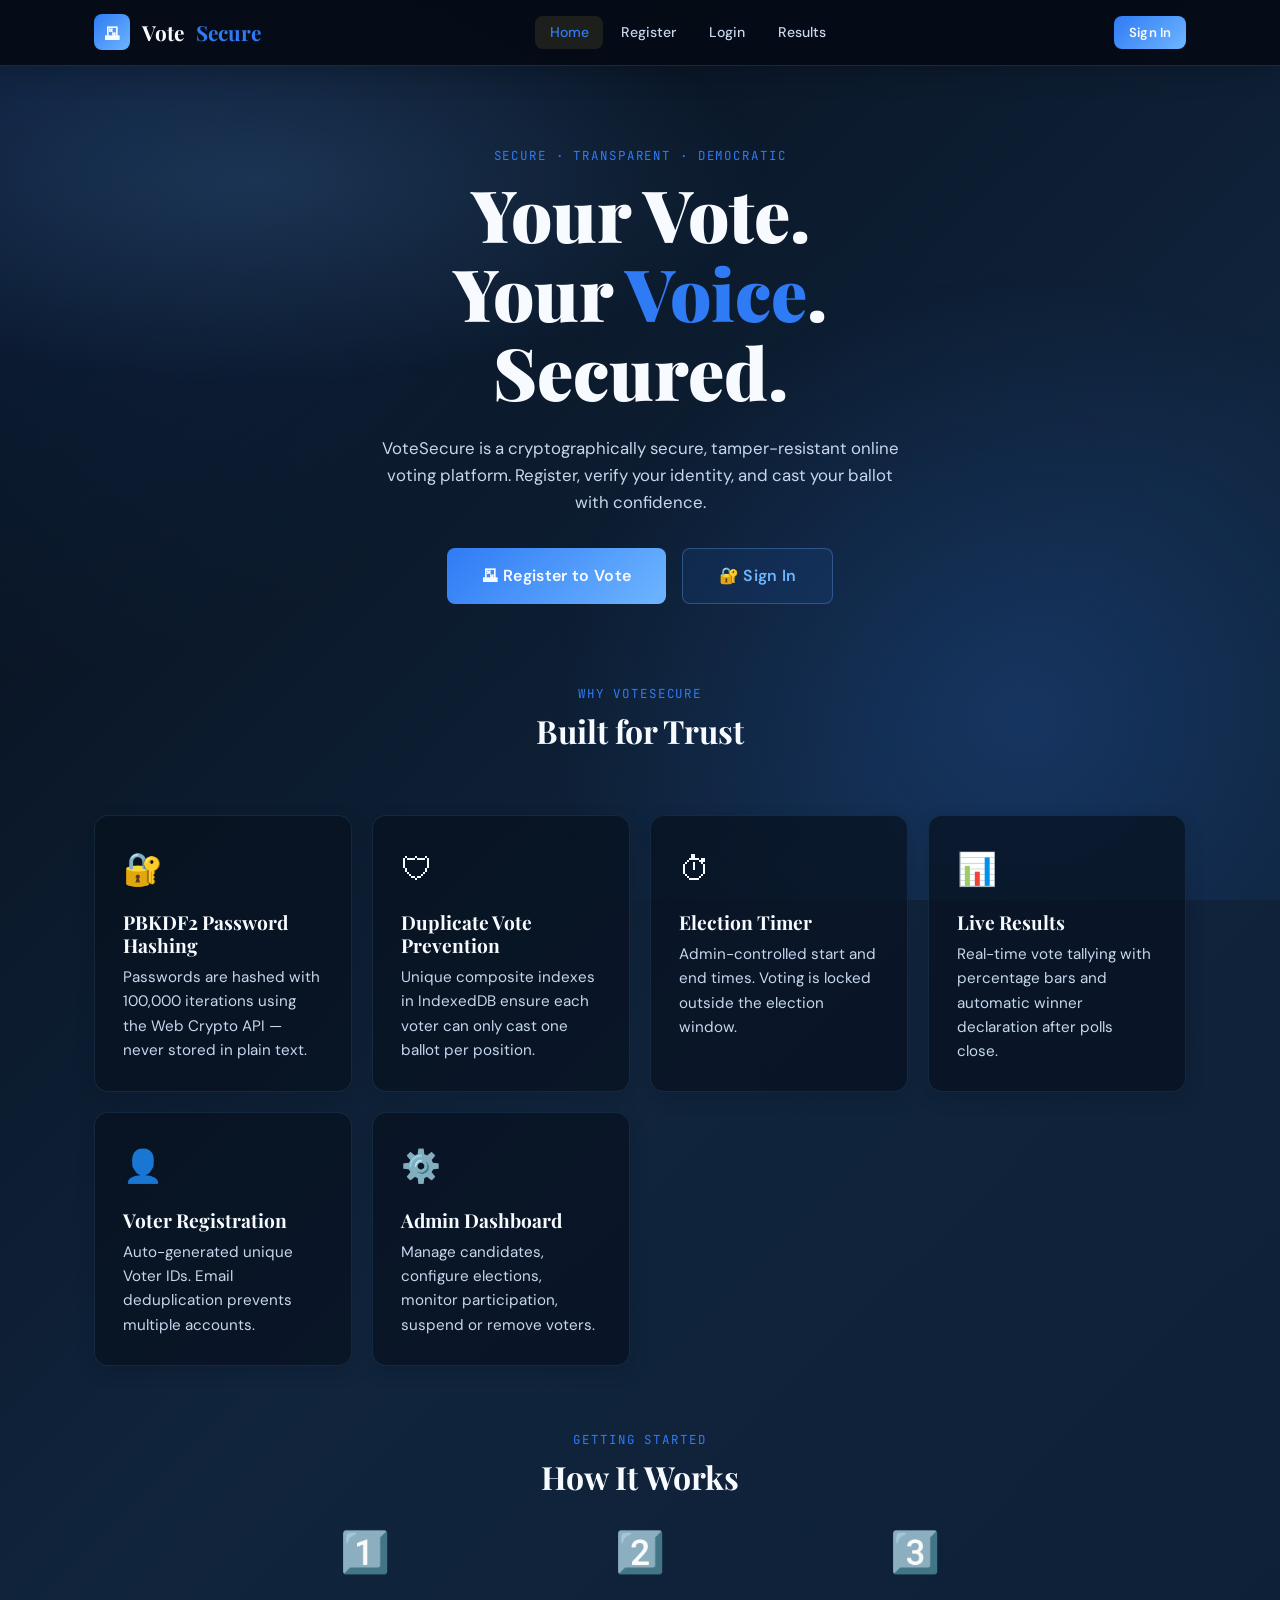
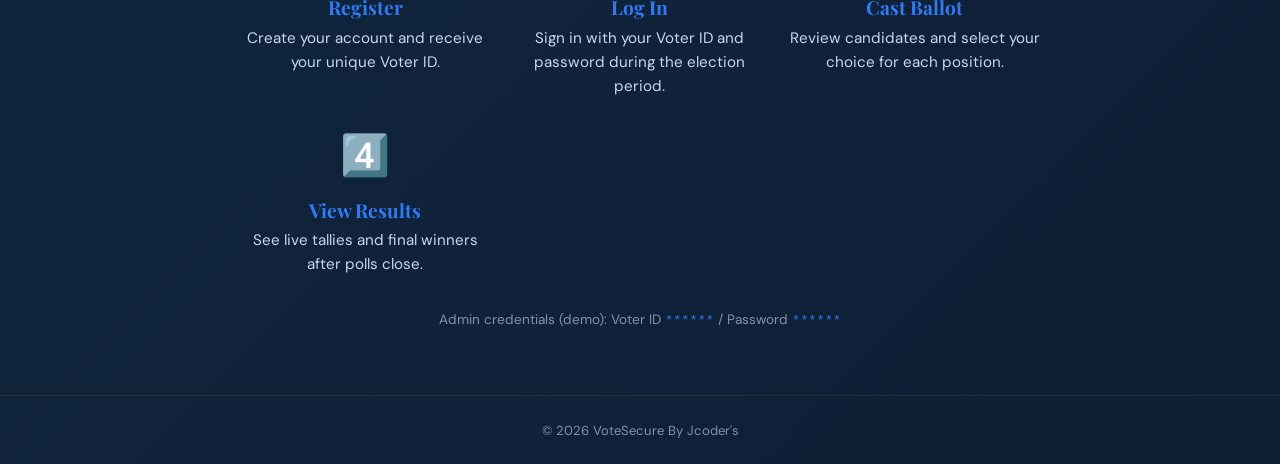
<file: index.html>
<!DOCTYPE html>
<html lang="en">
<head>
  <meta charset="UTF-8">
  <meta name="viewport" content="width=device-width, initial-scale=1.0">
  <link rel="shortcut icon" href="JOHN.jpg" type="image/x-icon">
  <title>VoteSecure — Secure Online Voting</title>
  <link rel="stylesheet" href="style.css">
</head>
<body>
<div id="preloader" class="preloader" aria-live="polite">
  <div class="preloader-card">
    <div class="preloader-icon">🗳</div>
    <h2>Loading VoteSecure</h2>
    <p>Preparing the voting experience…</p>
    <div class="preloader-bar"><span></span></div>
  </div>
</div>
<div class="page-wrap">

  <!-- Navbar -->
  <nav class="navbar">
    <div class="container">
      <a href="index.html" class="nav-brand">
        <div class="brand-icon">🗳</div>
        Vote<span>Secure</span>
      </a>
      <ul class="nav-links">
        <li><a href="index.html" class="active">Home</a></li>
        <li><a href="register.html">Register</a></li>
        <li><a href="login.html">Login</a></li>
        <li><a href="results.html">Results</a></li>
      </ul>
      <div class="nav-user">
        <a href="login.html" class="btn btn-primary btn-sm">Sign In</a>
      </div>
    </div>
  </nav>

  <!-- Hero -->
  <main style="flex:1">
    <section class="home-hero container">
      <span class="section-label">Secure · Transparent · Democratic</span>
      <h1 class="tagline">
        Your Vote.<br>Your <span>Voice</span>.<br>Secured.
      </h1>
      <p style="max-width:520px;margin:0 auto;font-size:1.05rem;color:var(--gray-light)">
        VoteSecure is a cryptographically secure, tamper-resistant online voting platform.
        Register, verify your identity, and cast your ballot with confidence.
      </p>
      <div class="hero-ctas">
        <a href="register.html" class="btn btn-primary btn-lg">🗳 Register to Vote</a>
        <a href="login.html"    class="btn btn-secondary btn-lg">🔐 Sign In</a>
      </div>
    </section>

    <!-- Features -->
    <section class="container">
      <div class="text-center mb-3">
        <span class="section-label">Why VoteSecure</span>
        <h2>Built for Trust</h2>
      </div>
      <div class="features-grid">
        <div class="feature-card">
          <div class="feature-icon">🔐</div>
          <h3>PBKDF2 Password Hashing</h3>
          <p>Passwords are hashed with 100,000 iterations using the Web Crypto API — never stored in plain text.</p>
        </div>
        <div class="feature-card">
          <div class="feature-icon">🛡</div>
          <h3>Duplicate Vote Prevention</h3>
          <p>Unique composite indexes in IndexedDB ensure each voter can only cast one ballot per position.</p>
        </div>
        <div class="feature-card">
          <div class="feature-icon">⏱</div>
          <h3>Election Timer</h3>
          <p>Admin-controlled start and end times. Voting is locked outside the election window.</p>
        </div>
        <div class="feature-card">
          <div class="feature-icon">📊</div>
          <h3>Live Results</h3>
          <p>Real-time vote tallying with percentage bars and automatic winner declaration after polls close.</p>
        </div>
        <div class="feature-card">
          <div class="feature-icon">👤</div>
          <h3>Voter Registration</h3>
          <p>Auto-generated unique Voter IDs. Email deduplication prevents multiple accounts.</p>
        </div>
        <div class="feature-card">
          <div class="feature-icon">⚙️</div>
          <h3>Admin Dashboard</h3>
          <p>Manage candidates, configure elections, monitor participation, suspend or remove voters.</p>
        </div>
      </div>
    </section>

    <!-- How it works -->
    <section class="container" style="padding-bottom:4rem">
      <div class="text-center mb-3">
        <span class="section-label">Getting Started</span>
        <h2>How It Works</h2>
      </div>
      <div style="display:grid;grid-template-columns:repeat(auto-fit,minmax(200px,1fr));gap:1.5rem;max-width:800px;margin:0 auto">
        <div class="text-center">
          <div style="font-size:2.5rem;margin-bottom:0.75rem">1️⃣</div>
          <h3 style="color:var(--gold);margin-bottom:0.4rem">Register</h3>
          <p>Create your account and receive your unique Voter ID.</p>
        </div>
        <div class="text-center">
          <div style="font-size:2.5rem;margin-bottom:0.75rem">2️⃣</div>
          <h3 style="color:var(--gold);margin-bottom:0.4rem">Log In</h3>
          <p>Sign in with your Voter ID and password during the election period.</p>
        </div>
        <div class="text-center">
          <div style="font-size:2.5rem;margin-bottom:0.75rem">3️⃣</div>
          <h3 style="color:var(--gold);margin-bottom:0.4rem">Cast Ballot</h3>
          <p>Review candidates and select your choice for each position.</p>
        </div>
        <div class="text-center">
          <div style="font-size:2.5rem;margin-bottom:0.75rem">4️⃣</div>
          <h3 style="color:var(--gold);margin-bottom:0.4rem">View Results</h3>
          <p>See live tallies and final winners after polls close.</p>
        </div>
      </div>

      <div class="text-center mt-4">
        <p class="text-sm text-gray">Admin credentials (demo): Voter ID <code style="color:var(--gold)">******</code> / Password <code style="color:var(--gold)">******</code></p>
      </div>
    </section>
  </main>

  <footer>
    <div class="container">
      © 2026 VoteSecure By Jcoder's </div>
  </footer>

</div>
<div id="toast-container"></div>
<script src="db.js"></script>
<script src="preloader.js"></script>
</body>
</html>
</file>
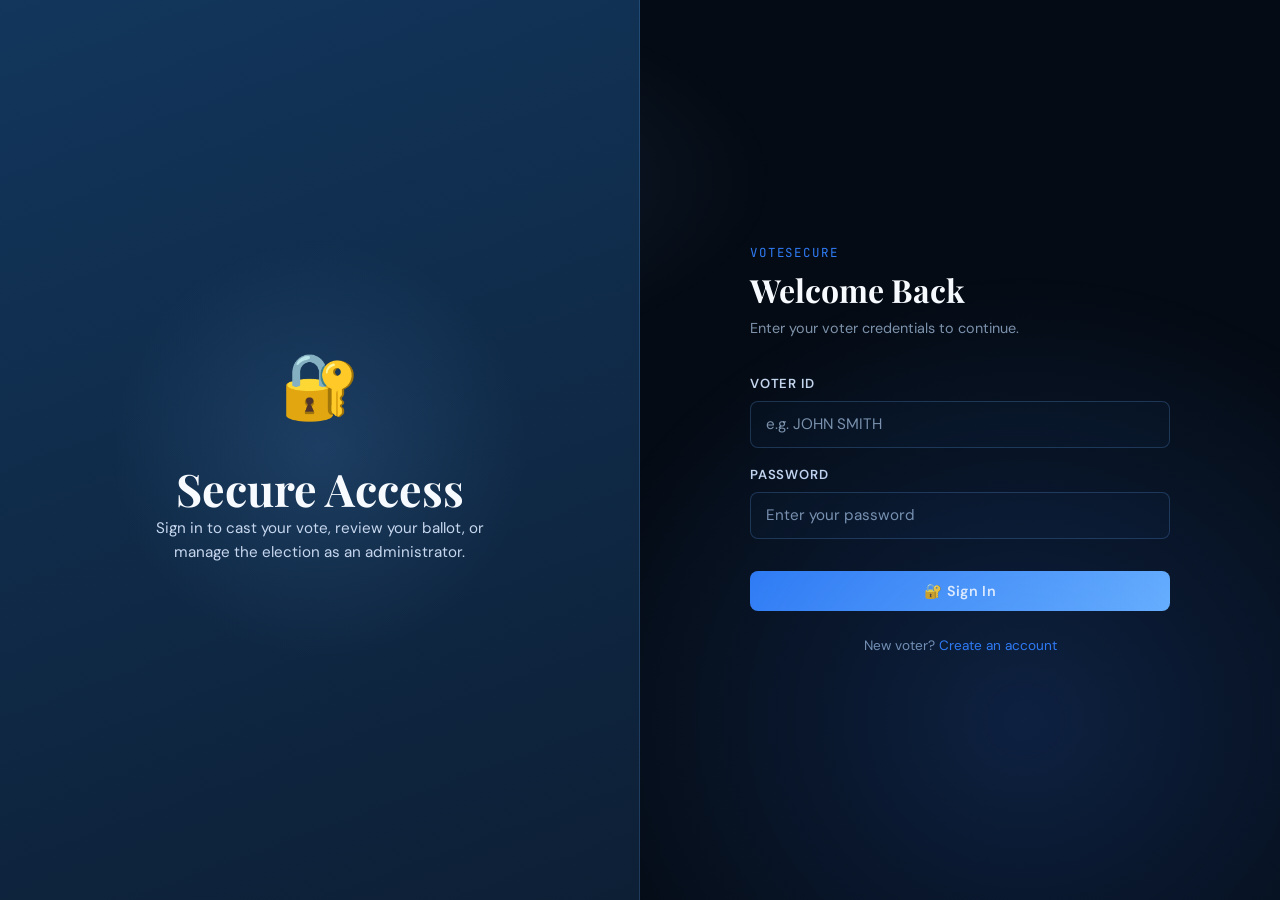
<file: admin.html>
<!DOCTYPE html>
<html lang="en">
<head>
  <meta charset="UTF-8" />
  <meta name="viewport" content="width=device-width, initial-scale=1.0" />
  <link rel="shortcut icon" href="JOHN.jpg" type="image/x-icon">
  <title>VoteSecure — Admin Dashboard</title>
  <link rel="stylesheet" href="style.css" />
</head>

<body>
  <div class="page-wrap">
    <div id="preloader" class="preloader" aria-live="polite">
      <div class="preloader-card">
        <div class="preloader-icon">🗳</div>
        <h2>Loading dashboard</h2>
        <p>Preparing election data and admin controls…</p>
        <div class="preloader-bar"><span></span></div>
      </div>
    </div>

    <nav class="navbar">
      <div class="container">
        <a href="index.html" class="nav-brand">
          <div class="brand-icon">🗳</div>
          Vote<span>Secure</span>
        </a>
        <button class="nav-toggle" id="nav-toggle" type="button" aria-label="Toggle navigation" aria-expanded="false">
          <span></span><span></span><span></span>
        </button>
        <ul class="nav-links">
          <li><a href="index.html">Home</a></li>
          <li><a href="results.html">Results</a></li>
          <li><a href="admin.html" class="active">Admin</a></li>
        </ul>
        <div class="nav-user">
          <span class="nav-badge" id="nav-admin-name">Administrator</span>
          <button class="btn btn-ghost btn-sm" id="logout-btn">Logout</button>
        </div>
      </div>
    </nav>

    <div class="mobile-nav" id="mobile-nav" aria-hidden="true">
      <div class="mobile-nav-panel">
        <div class="mobile-nav-head">
          <span class="nav-badge">Menu</span>
          <button class="mobile-nav-close" id="mobile-nav-close" type="button" aria-label="Close menu">×</button>
        </div>
        <ul class="mobile-nav-links">
          <li><a href="index.html">Home</a></li>
          <li><a href="results.html">Results</a></li>
          <li><a href="admin.html" class="active">Admin</a></li>
        </ul>
        <div class="mobile-nav-user">
          <span class="nav-badge" id="mobile-nav-admin-name">Administrator</span>
          <button class="btn btn-primary btn-full" id="mobile-logout-btn" type="button">Logout</button>
        </div>
      </div>
    </div>

    <main style="flex: 1; padding-bottom: 3rem;">
      <section class="page-hero container">
        <span class="eyebrow">Administration Panel</span>
        <h1>Election Command Center</h1>
        <p>Manage voters, candidates, election timing, and live results from one secure dashboard.</p>
      </section>

      <section class="container">
        <div class="stats-grid">
          <div class="stat-card">
            <div class="stat-icon gold">👥</div>
            <div class="stat-info">
              <div class="stat-value" id="stat-voters">0</div>
              <div class="stat-label">Active Voters</div>
            </div>
          </div>
          <div class="stat-card">
            <div class="stat-icon blue">🗳️</div>
            <div class="stat-info">
              <div class="stat-value" id="stat-candidates">0</div>
              <div class="stat-label">Candidates</div>
            </div>
          </div>
          <div class="stat-card">
            <div class="stat-icon gold">🗒️</div>
            <div class="stat-info">
              <div class="stat-value" id="stat-votes">0</div>
              <div class="stat-label">Ballots Cast</div>
            </div>
          </div>
          <div class="stat-card">
            <div class="stat-icon red">⏱</div>
            <div class="stat-info">
              <div class="stat-value" id="stat-status">Inactive</div>
              <div class="stat-label">Election Status</div>
            </div>
          </div>
          <div class="stat-card">
            <div class="stat-icon green">📈</div>
            <div class="stat-info">
              <div class="stat-value" id="stat-participation">0%</div>
              <div class="stat-label">Participation</div>
            </div>
          </div>
        </div>

        <div class="tabs">
          <button class="tab-btn active" data-tab="panel-overview">Overview</button>
          <button class="tab-btn" data-tab="panel-voters">Voters</button>
          <button class="tab-btn" data-tab="panel-candidates">Candidates</button>
          <button class="tab-btn" data-tab="panel-settings">Settings</button>
        </div>

        <div id="panel-overview" class="tab-panel active">
          <div class="card">
            <div class="card-header">
              <h2>Live Results Preview</h2>
            </div>
            <div id="admin-results"></div>
          </div>

        </div>

        <div id="panel-voters" class="tab-panel">
          <div class="card">
            <div class="card-header">
              <h2>Registered Voters</h2>
            </div>
            <div class="table-wrap">
              <table>
                <thead>
                  <tr>
                    <th>Voter ID</th>
                    <th>Name</th>
                    <th>Email</th>
                    <th>Registered</th>
                    <th>Status</th>
                    <th>Actions</th>
                  </tr>
                </thead>
                <tbody id="voters-tbody"></tbody>
              </table>
            </div>
          </div>
        </div>

        <div id="panel-candidates" class="tab-panel">
          <div class="card">
            <div class="card-header">
              <h2>Election Candidates</h2>
              <button class="btn btn-primary btn-sm" id="add-candidate-btn">+ Add Candidate</button>
            </div>
            <div class="table-wrap">
              <table>
                <thead>
                  <tr>
                    <th>Candidate</th>
                    <th>Position</th>
                    <th>Party</th>
                    <th>Manifesto</th>
                    <th>Actions</th>
                  </tr>
                </thead>
                <tbody id="candidates-tbody"></tbody>
              </table>
            </div>
          </div>
        </div>

        <div id="panel-settings" class="tab-panel">
          <div class="card">
            <div class="card-header">
              <h2>Election Settings</h2>
            </div>
            <form id="election-settings-form">
              <div class="form-grid">
                <div class="form-group full">
                  <label for="election-title">Election Title</label>
                  <input id="election-title" name="title" type="text" placeholder="General Election" />
                </div>

                <div class="form-group">
                  <label for="election-start">Start Date & Time</label>
                  <input id="election-start" name="start" type="datetime-local" />
                </div>
                <div class="form-group">
                  <label for="election-end">End Date & Time</label>
                  <input id="election-end" name="end" type="datetime-local" />
                </div>
              </div>

              <div class="settings-summary">
                <div class="settings-summary-card">
                  <div class="settings-summary-title">Current Status</div>
                  <div id="election-current-status"></div>
                </div>
                <div class="settings-summary-card">
                  <div class="settings-summary-title">Voting Window</div>
                  <div id="election-window-summary" class="settings-summary-text">Set a start and end time to activate the election schedule.</div>
                </div>
              </div>

              <div class="form-hint mt-2">
                Choose a clear opening and closing time so voters can cast ballots only within the active period.
              </div>
              <div class="mt-3">
                <button class="btn btn-primary" type="submit">Save Settings</button>
              </div>
            </form>
          </div>
        </div>
      </section>
    </main>

    <footer>
      <div class="container">
        © 2026 VoteSecure — Admin dashboard
      </div>
    </footer>
  </div>

  <div class="ticker-floating">
    <div class="ticker-wrap">
      <div class="ticker-label">LIVE</div>
      <div id="ticker-feed" class="ticker-feed"></div>
    </div>
  </div>

  <button id="imbomah-launcher" class="imbomah-launcher" type="button" aria-label="Open Imbomah assistant">🤖</button>

  <div id="imbomah-window" class="imbomah-window" aria-hidden="true">
    <div class="imbomah-header">
      <div>
        <div class="imbomah-title">Imbomah Assistant</div>
        <div class="imbomah-subtitle">Election analysis support</div>
      </div>
      <button id="imbomah-close" class="btn btn-ghost btn-sm" type="button">Close</button>
    </div>
    <div id="imbomah-messages" class="assistant-messages"></div>
    <div class="assistant-suggestions">
      <button class="btn btn-sm btn-secondary assistant-suggest-btn" data-prompt="Summarize the current election results">Summarize</button>
      <button class="btn btn-sm btn-secondary assistant-suggest-btn" data-prompt="Who is currently leading?">Leader</button>
      <button class="btn btn-sm btn-secondary assistant-suggest-btn" data-prompt="Analyze turnout and participation">Turnout</button>
    </div>
    <form id="imbomah-form" class="assistant-form">
      <input id="imbomah-input" type="text" placeholder="Ask Imbomah about leaders, turnout, or risks..." />
      <button class="btn btn-primary" type="submit">Ask</button>
    </form>
  </div>

  <div id="candidate-modal" class="modal-overlay">
    <div class="modal">
      <div class="modal-header">
        <h3 id="candidate-modal-title">Add Candidate</h3>
        <button type="button" class="btn btn-ghost btn-sm" id="candidate-modal-close">Close</button>
      </div>
      <form id="candidate-form">
        <div class="form-grid">
          <div class="form-group full">
            <label for="c-name">Candidate Name</label>
            <input id="c-name" name="name" type="text" required />
          </div>
          <div class="form-group">
            <label for="c-position">Position</label>
            <input id="c-position" name="position" type="text" required />
          </div>
          <div class="form-group">
            <label for="c-party">Party</label>
            <input id="c-party" name="party" type="text" required />
          </div>
          <div class="form-group full">
            <label for="c-manifesto">Manifesto</label>
            <textarea id="c-manifesto" name="manifesto"></textarea>
          </div>
          <div class="form-group full">
            <label for="candidate-photo-file">Candidate Photo</label>
            <input id="candidate-photo-file" name="photoFile" type="file" accept="image/*" />
            <div class="form-hint">Choose an image from your device to upload for the candidate.</div>
            <img id="photo-preview" src="" alt="Candidate preview" style="display:none; width:100%; max-height:220px; margin-top:0.75rem; object-fit:cover; border-radius: var(--radius-lg);" />
          </div>
        </div>
        <div class="mt-3">
          <button class="btn btn-primary" id="save-candidate-btn" type="submit">Save Candidate</button>
        </div>
      </form>
    </div>
  </div>

  <div id="toast-container"></div>

  <script src="db.js"></script>
  <script src="admin.js"></script>
</body>
</html>
</file>
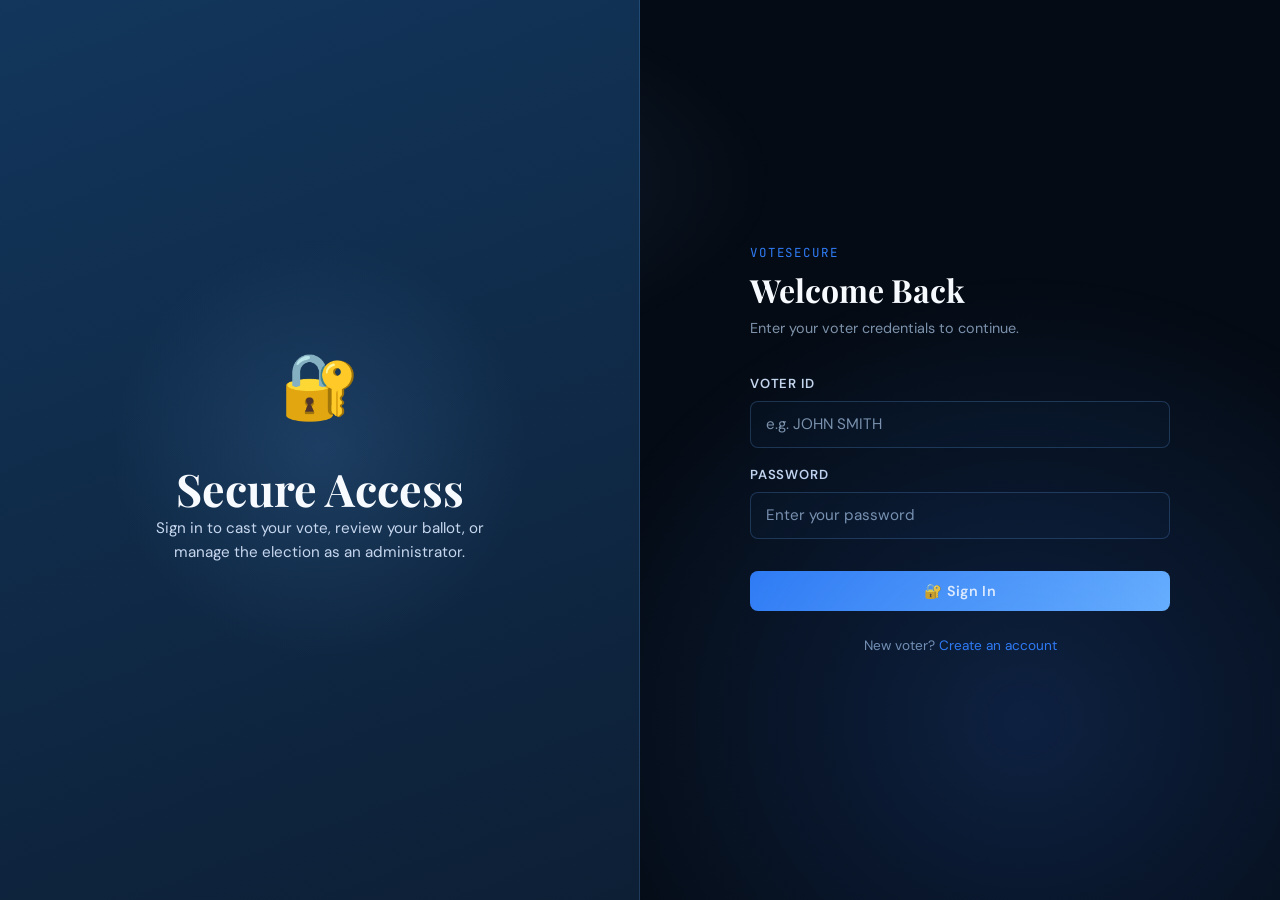
<file: login.html>
<!DOCTYPE html>
<html lang="en">
<head>
  <meta charset="UTF-8" />
  <meta name="viewport" content="width=device-width, initial-scale=1.0" />
  <link rel="shortcut icon" href="JOHN.jpg" type="image/x-icon">
  <title>VoteSecure — Login</title>
  <link rel="stylesheet" href="style.css" />
</head>
<body>
  <div id="preloader" class="preloader" aria-live="polite">
    <div class="preloader-card">
      <div class="preloader-icon">🔐</div>
      <h2>Loading secure access</h2>
      <p>Preparing your sign-in screen…</p>
      <div class="preloader-bar"><span></span></div>
    </div>
  </div>
  <div class="auth-wrap">
    <div class="auth-panel auth-left">
      <div class="auth-left-content">
        <span class="auth-left-icon">🔐</span>
        <h1>Secure Access</h1>
        <p>Sign in to cast your vote, review your ballot, or manage the election as an administrator.</p>
      </div>
    </div>

    <div class="auth-panel auth-right">
      <div class="auth-form-wrap">
        <span class="section-label">VoteSecure</span>
        <h2>Welcome Back</h2>
        <p class="sub">Enter your voter credentials to continue.</p>

        <form id="login-form">
          <div class="form-group mb-2">
            <label for="voter-id">Voter ID</label>
            <input id="voter-id" name="voterId" type="text" placeholder="e.g. JOHN SMITH" required />
          </div>

          <div class="form-group mb-2">
            <label for="password">Password</label>
            <input id="password" name="password" type="password" placeholder="Enter your password" required />
          </div>

          <div id="login-error" class="form-error show hidden"></div>

          <button id="login-btn" class="btn btn-primary btn-full mt-2" type="submit">🔐 Sign In</button>
        </form>

        <div class="mt-3 text-center">
          <p class="text-sm text-gray">New voter? <a href="register.html">Create an account</a></p>
        </div>
      </div>
    </div>
  </div>

  <div id="toast-container"></div>

  <script src="db.js"></script>
  <script src="login.js"></script>
  <script src="preloader.js"></script>
</body>
</html>
</file>
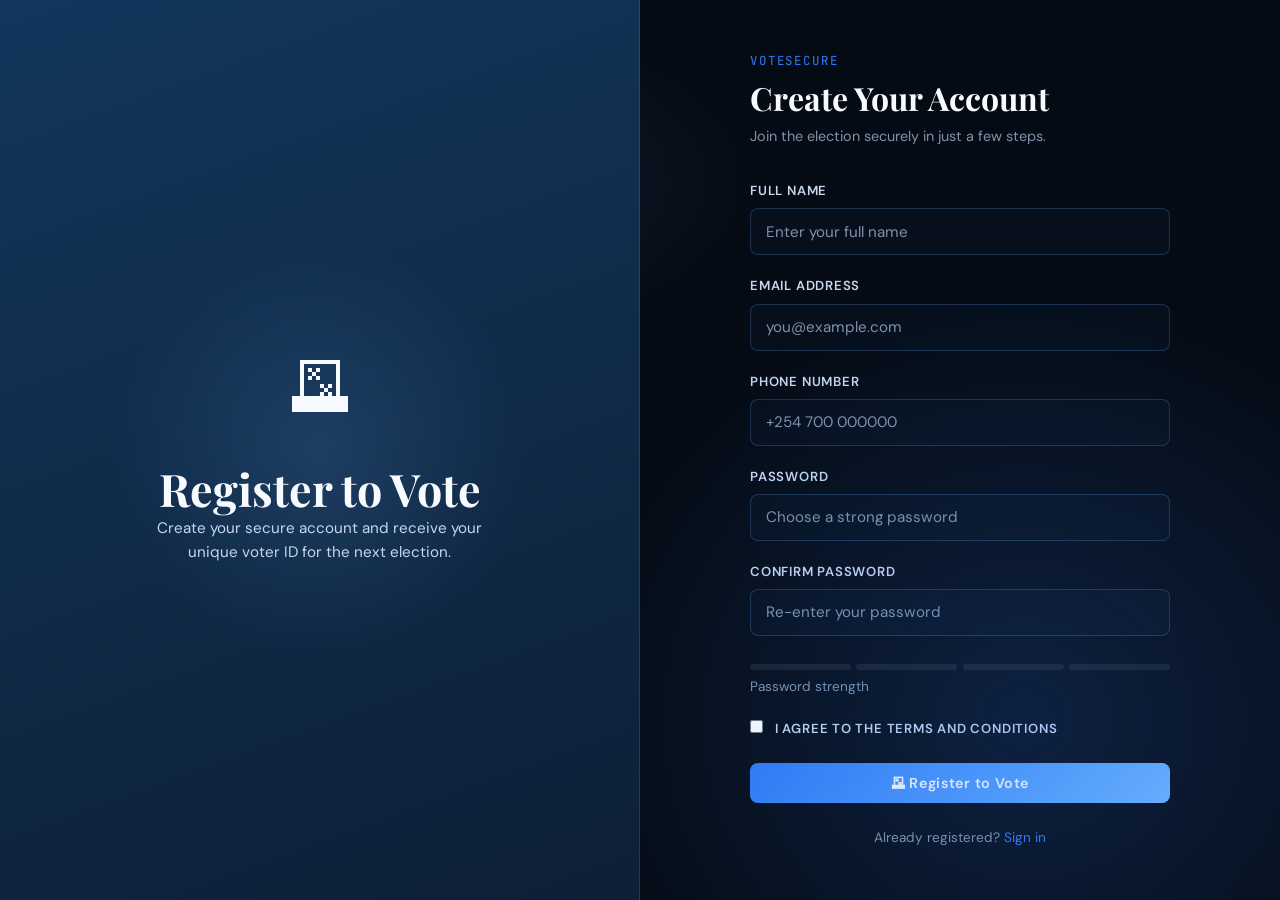
<file: register.html>
<!DOCTYPE html>
<html lang="en">
<head>
  <meta charset="UTF-8" />
  <meta name="viewport" content="width=device-width, initial-scale=1.0" />
  <link rel="shortcut icon" href="JOHN.jpg" type="image/x-icon">
  <title>VoteSecure — Register</title>
  <link rel="stylesheet" href="style.css" />
</head>
<body>
  <div id="preloader" class="preloader" aria-live="polite">
    <div class="preloader-card">
      <div class="preloader-icon">🗳</div>
      <h2>Loading registration</h2>
      <p>Preparing the registration form…</p>
      <div class="preloader-bar"><span></span></div>
    </div>
  </div>
  <div class="auth-wrap">
    <div class="auth-panel auth-left">
      <div class="auth-left-content">
        <span class="auth-left-icon">🗳</span>
        <h1>Register to Vote</h1>
        <p>Create your secure account and receive your unique voter ID for the next election.</p>
      </div>
    </div>

    <div class="auth-panel auth-right">
      <div class="auth-form-wrap">
        <span class="section-label">VoteSecure</span>
        <h2>Create Your Account</h2>
        <p class="sub">Join the election securely in just a few steps.</p>

        <div id="success-box" class="alert alert-success hidden">
          <strong>Registration complete.</strong>
          <div class="mt-1">Your voter ID is: <span id="new-voter-id" class="text-gold text-mono"></span></div>
          <div id="mail-status" class="mt-1"></div>
        </div>

        <div id="error-box" class="alert alert-danger hidden"></div>

        <form id="register-form">
          <div class="form-grid">
            <div class="form-group full">
              <label for="full-name">Full Name</label>
              <input id="full-name" name="fullName" type="text" placeholder="Enter your full name" required />
              <div id="full-name-error" class="form-error"></div>
            </div>

            <div class="form-group full">
              <label for="email">Email Address</label>
              <input id="email" name="email" type="email" placeholder="you@example.com" required />
              <div id="email-error" class="form-error"></div>
            </div>

            <div class="form-group full">
              <label for="phone">Phone Number</label>
              <input id="phone" name="phone" type="text" placeholder="+254 700 000000" required />
              <div id="phone-error" class="form-error"></div>
            </div>

            <div class="form-group full">
              <label for="password">Password</label>
              <input id="password" name="password" type="password" placeholder="Choose a strong password" required />
              <div id="password-error" class="form-error"></div>
            </div>

            <div class="form-group full">
              <label for="confirm-password">Confirm Password</label>
              <input id="confirm-password" name="confirmPassword" type="password" placeholder="Re-enter your password" required />
              <div id="confirm-error" class="form-error"></div>
            </div>

            <div class="form-group full">
              <div id="pw-strength" class="mt-1">
                <div style="display:flex; gap:0.35rem; margin-bottom:0.4rem;">
                  <span class="strength-bar" style="flex:1;height:6px;border-radius:999px;background:rgba(255,255,255,0.08);"></span>
                  <span class="strength-bar" style="flex:1;height:6px;border-radius:999px;background:rgba(255,255,255,0.08);"></span>
                  <span class="strength-bar" style="flex:1;height:6px;border-radius:999px;background:rgba(255,255,255,0.08);"></span>
                  <span class="strength-bar" style="flex:1;height:6px;border-radius:999px;background:rgba(255,255,255,0.08);"></span>
                </div>
                <div class="strength-label text-sm" style="color:var(--gray)">Password strength</div>
              </div>
            </div>

            <div class="form-group full">
              <label>
                <input id="terms" name="terms" type="checkbox" style="width:auto; margin-right:0.5rem;" />
                I agree to the terms and conditions
              </label>
              <div id="terms-error" class="form-error"></div>
            </div>
          </div>

          <button id="submit-btn" class="btn btn-primary btn-full mt-3" type="submit">🗳 Register to Vote</button>
        </form>

        <div class="mt-3 text-center">
          <p class="text-sm text-gray">Already registered? <a href="login.html">Sign in</a></p>
        </div>
      </div>
    </div>
  </div>

  <div id="toast-container"></div>

  <script src="db.js"></script>
  <script src="register.js"></script>
  <script src="preloader.js"></script>
</body>
</html>
</file>
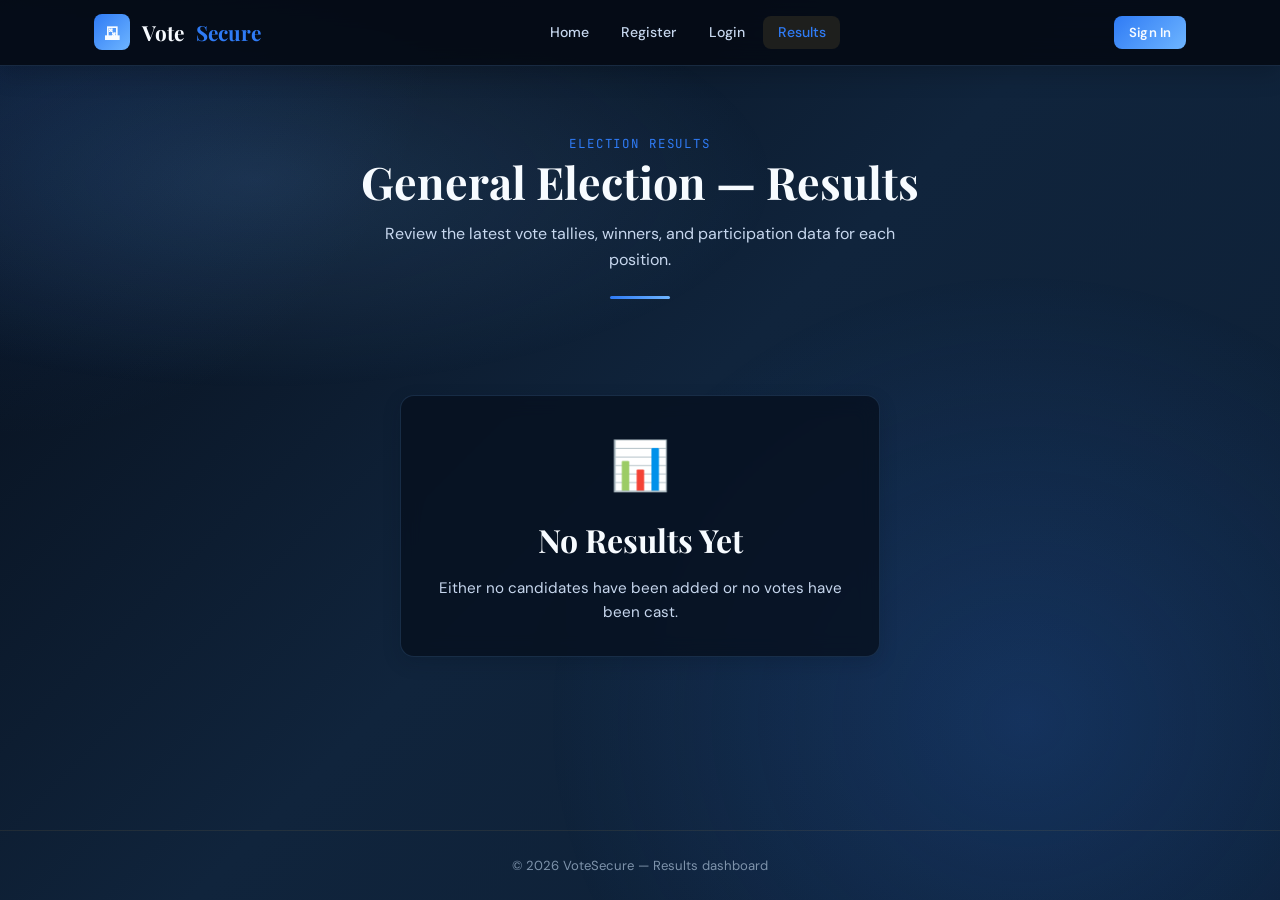
<file: results.html>
<!DOCTYPE html>
<html lang="en">
<head>
  <meta charset="UTF-8" />
  <meta name="viewport" content="width=device-width, initial-scale=1.0" />
  <link rel="shortcut icon" href="JOHN.jpg" type="image/x-icon">
  <title>VoteSecure — Results</title>
  <link rel="stylesheet" href="style.css" />
</head>
<body>
  <div id="preloader" class="preloader" aria-live="polite">
    <div class="preloader-card">
      <div class="preloader-icon">📊</div>
      <h2>Loading results</h2>
      <p>Preparing the latest election results…</p>
      <div class="preloader-bar"><span></span></div>
    </div>
  </div>
  <div class="page-wrap">
    <nav class="navbar">
      <div class="container">
        <a href="index.html" class="nav-brand">
          <div class="brand-icon">🗳</div>
          Vote<span>Secure</span>
        </a>
        <ul class="nav-links">
          <li><a href="index.html">Home</a></li>
          <li><a href="register.html">Register</a></li>
          <li><a href="login.html">Login</a></li>
          <li><a href="results.html" class="active">Results</a></li>
        </ul>
        <div class="nav-user">
          <a href="login.html" class="btn btn-primary btn-sm">Sign In</a>
        </div>
      </div>
    </nav>

    <main style="flex:1; padding-bottom:3rem;">
      <section class="page-hero container">
        <span class="eyebrow">Election Results</span>
        <h1 id="results-title">Election Results</h1>
        <p>Review the latest vote tallies, winners, and participation data for each position.</p>
      </section>

      <section id="results-summary" class="container"></section>
      <section id="results-main" class="container"></section>
    </main>

    <footer>
      <div class="container">
        © 2026 VoteSecure — Results dashboard
      </div>
    </footer>
  </div>

  <div id="toast-container"></div>

  <script src="db.js"></script>
  <script src="results.js"></script>
  <script src="preloader.js"></script>
</body>
</html>
</file>
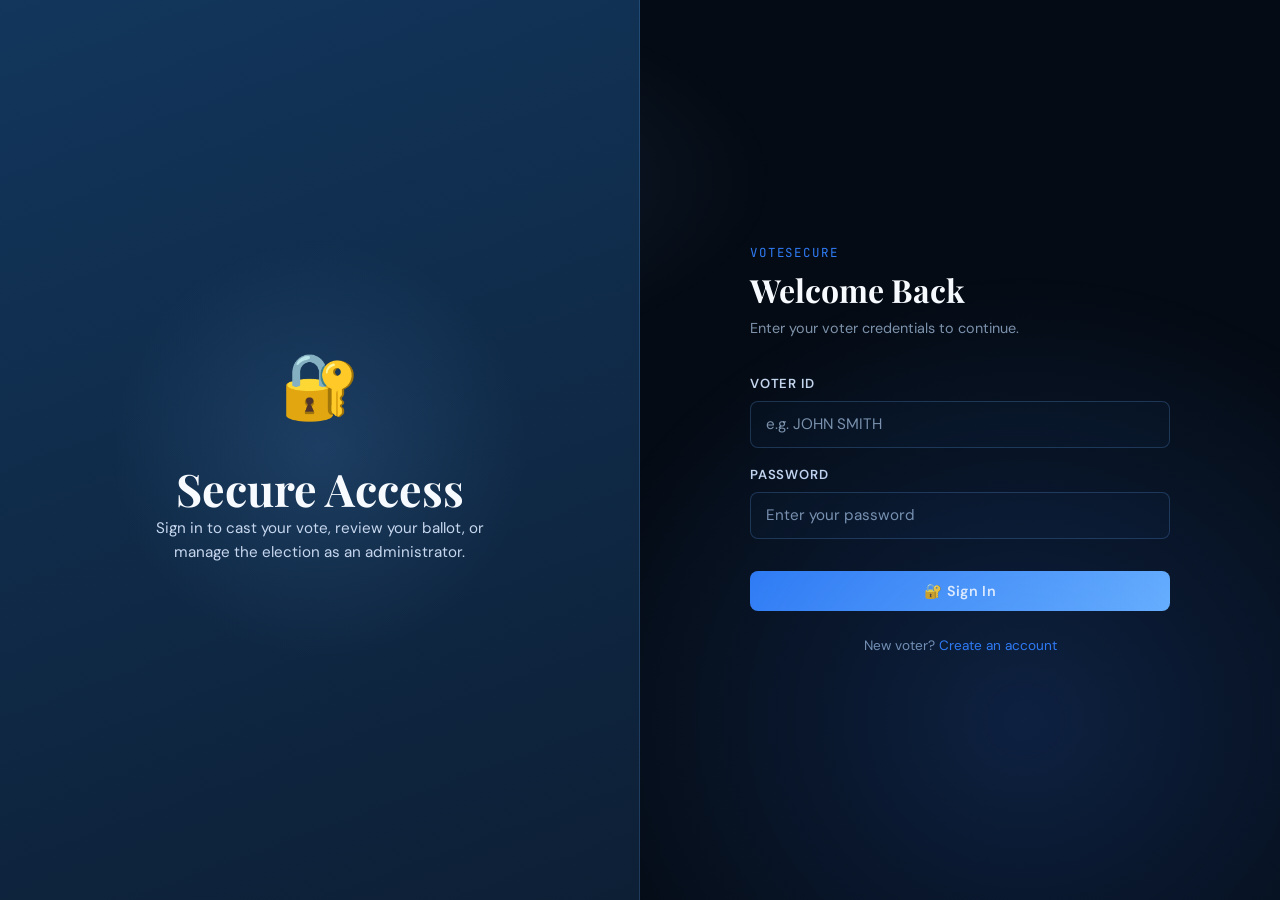
<file: vote.html>
<!DOCTYPE html>
<html lang="en">
<head>
  <meta charset="UTF-8" />
  <meta name="viewport" content="width=device-width, initial-scale=1.0" />
  <link rel="shortcut icon" href="JOHN.jpg" type="image/x-icon">
  <title>VoteSecure — Cast Your Vote</title>
  <link rel="stylesheet" href="style.css" />
</head>
<body>
  <div id="preloader" class="preloader" aria-live="polite">
    <div class="preloader-card">
      <div class="preloader-icon">🗳</div>
      <h2>Loading ballot</h2>
      <p>Preparing your voting page…</p>
      <div class="preloader-bar"><span></span></div>
    </div>
  </div>
  <div class="page-wrap">
    <nav class="navbar">
      <div class="container">
        <a href="index.html" class="nav-brand">
          <div class="brand-icon">🗳</div>
          Vote<span>Secure</span>
        </a>
        <ul class="nav-links">
          <li><a href="index.html">Home</a></li>
          <li><a href="results.html">Results</a></li>
        </ul>
        <div class="nav-user">
          <span class="nav-badge" id="nav-voter-name">Voter</span>
          <span class="nav-badge" id="nav-voter-id">ID</span>
          <button class="btn btn-ghost btn-sm" id="logout-btn">Logout</button>
        </div>
      </div>
    </nav>

    <div class="timer-bar">
      <div class="container">
        <div class="timer-wrap">
          <div id="election-timer"></div>
        </div>
      </div>
    </div>

    <main style="flex:1; padding-bottom:3rem;">
      <section class="page-hero container">
        <span class="eyebrow">Ballot</span>
        <h1>Cast Your Vote</h1>
        <p>Select your preferred candidate for each position before the election closes.</p>
      </section>

      <section class="container">
        <div id="vote-status" class="mb-2"></div>
        <div id="vote-main"></div>
      </section>
    </main>

    <footer>
      <div class="container">
        © 2026 VoteSecure — Secure ballot submission
      </div>
    </footer>
  </div>

  <div id="toast-container"></div>

  <script src="db.js"></script>
  <script src="vote.js"></script>
  <script src="preloader.js"></script>
</body>
</html>
</file>
<file: style.css>
/* ============================================================
   VOTESECURE - SECURE ONLINE VOTING SYSTEM
   Aesthetic: Civic Authority — deep navy, gold accents,
   geometric precision, editorial typography
   ============================================================ */

@import url('https://fonts.googleapis.com/css2?family=Playfair+Display:wght@400;600;700;900&family=DM+Sans:wght@300;400;500;600&family=JetBrains+Mono:wght@400;500&display=swap');

/* ── CSS Variables ─────────────────────────────────────────── */
:root {
  --navy:       #050b14;
  --navy-mid:   #10243c;
  --navy-light: #173a61;
  --gold:       #2f7bf5;
  --gold-light: #6eb5ff;
  --gold-pale:  #eaf5ff;
  --white:      #f7fbff;
  --off-white:  #e9f2ff;
  --gray:       #7e93ab;
  --gray-light: #c7d7ee;
  --red:        #e15555;
  --green:      #24a66b;
  --green-light:#42c483;

  --font-display: 'Playfair Display', Georgia, serif;
  --font-body:    'DM Sans', sans-serif;
  --font-mono:    'JetBrains Mono', monospace;

  --radius:    8px;
  --radius-lg: 14px;
  --shadow:    0 12px 36px rgba(0,0,0,0.28);
  --shadow-sm: 0 6px 18px rgba(7,17,31,0.18);

  --transition: 0.22s cubic-bezier(0.4,0,0.2,1);
}

/* ── Reset & Base ──────────────────────────────────────────── */
*, *::before, *::after { box-sizing: border-box; margin: 0; padding: 0; }

html { font-size: 16px; scroll-behavior: smooth; }

body {
  font-family: var(--font-body);
  background:
    radial-gradient(circle at top left, rgba(47,123,245,0.16), transparent 28%),
    linear-gradient(135deg, #060d18 0%, var(--navy-mid) 50%, #0d1f35 100%);
  color: var(--white);
  min-height: 100vh;
  line-height: 1.6;
  -webkit-font-smoothing: antialiased;
}

body::before {
  content: '';
  position: fixed; inset: 0;
  background:
    radial-gradient(ellipse 70% 40% at 20% 20%, rgba(110,181,255,0.16) 0%, transparent 58%),
    radial-gradient(ellipse 60% 80% at 80% 80%, rgba(47,123,245,0.2) 0%, transparent 62%);
  pointer-events: none; z-index: 0;
}

/* ── Typography ────────────────────────────────────────────── */
h1, h2, h3, h4 { font-family: var(--font-display); font-weight: 700; line-height: 1.2; }
h1 { font-size: clamp(1.8rem, 4vw, 2.8rem); }
h2 { font-size: clamp(1.4rem, 3vw, 2rem); }
h3 { font-size: 1.2rem; }

p { color: var(--gray-light); font-size: 0.95rem; }
a { color: var(--gold); text-decoration: none; transition: color var(--transition); }
a:hover { color: var(--gold-light); }

/* ── Layout Containers ─────────────────────────────────────── */
.page-wrap {
  position: relative; z-index: 1;
  min-height: 100vh;
  display: flex; flex-direction: column;
}

.container {
  max-width: 1140px;
  margin: 0 auto;
  padding: 0 1.5rem;
  width: 100%;
}

.container-sm {
  max-width: 560px;
  margin: 0 auto;
  padding: 0 1.5rem;
  width: 100%;
}

/* ── Preloader ───────────────────────────────────────────── */
.preloader {
  position: fixed;
  inset: 0;
  z-index: 400;
  display: flex;
  align-items: center;
  justify-content: center;
  background: rgba(2, 8, 18, 0.9);
  backdrop-filter: blur(8px);
  transition: opacity 0.35s ease, visibility 0.35s ease;
}

.preloader.hidden {
  opacity: 0;
  visibility: hidden;
  pointer-events: none;
}

.preloader-card {
  width: min(360px, calc(100vw - 2rem));
  padding: 1.75rem;
  border-radius: 20px;
  background: rgba(7, 17, 31, 0.95);
  border: 1px solid rgba(110,181,255,0.22);
  box-shadow: var(--shadow);
  text-align: center;
}

.preloader-icon {
  width: 60px;
  height: 60px;
  margin: 0 auto 1rem;
  border-radius: 50%;
  display: grid;
  place-items: center;
  font-size: 1.7rem;
  background: linear-gradient(135deg, var(--gold), var(--gold-light));
}

.preloader h2 {
  margin-bottom: 0.35rem;
  font-size: 1.25rem;
}

.preloader p {
  color: var(--gray-light);
  margin-bottom: 1rem;
}

.preloader-bar {
  height: 8px;
  border-radius: 999px;
  background: rgba(255,255,255,0.08);
  overflow: hidden;
}

.preloader-bar span {
  display: block;
  height: 100%;
  width: 35%;
  border-radius: inherit;
  background: linear-gradient(90deg, var(--gold), var(--gold-light));
  animation: preloaderPulse 1.1s ease-in-out infinite;
}

@keyframes preloaderPulse {
  0% { transform: translateX(-120%); }
  100% { transform: translateX(220%); }
}

/* ── Header / Navbar ───────────────────────────────────────── */
.navbar {
  background: rgba(5,11,20,0.9);
  backdrop-filter: blur(14px);
  border-bottom: 1px solid rgba(110,181,255,0.18);
  padding: 0.9rem 0;
  position: sticky; top: 0; z-index: 100;
  box-shadow: 0 8px 24px rgba(0,0,0,0.18);
}

.navbar .container {
  display: flex; align-items: center; justify-content: space-between;
  gap: 0.75rem;
}

.nav-toggle {
  display: none;
  flex-direction: column;
  gap: 0.25rem;
  border: 0;
  background: transparent;
  cursor: pointer;
  padding: 0.3rem;
}

.nav-toggle span {
  display: block;
  width: 24px;
  height: 2px;
  background: var(--white);
  border-radius: 999px;
}

.mobile-nav {
  position: fixed;
  inset: 0;
  background: rgba(2,6,15,0.72);
  backdrop-filter: blur(6px);
  z-index: 220;
  opacity: 0;
  pointer-events: none;
  transition: opacity var(--transition);
}

.mobile-nav.open {
  opacity: 1;
  pointer-events: auto;
}

.mobile-nav-panel {
  position: absolute;
  right: 0;
  top: 0;
  height: 100%;
  width: min(320px, 86vw);
  background: rgba(7, 17, 31, 0.97);
  border-left: 1px solid rgba(110,181,255,0.2);
  box-shadow: var(--shadow);
  padding: 1.25rem;
  display: flex;
  flex-direction: column;
  gap: 1rem;
  transform: translateX(100%);
  transition: transform var(--transition);
}

.mobile-nav.open .mobile-nav-panel {
  transform: translateX(0);
}

.mobile-nav-head {
  display: flex;
  align-items: center;
  justify-content: space-between;
}

.mobile-nav-close {
  border: 0;
  background: transparent;
  color: var(--white);
  font-size: 1.5rem;
  cursor: pointer;
}

.mobile-nav-links {
  list-style: none;
  display: flex;
  flex-direction: column;
  gap: 0.35rem;
}

.mobile-nav-links a {
  display: block;
  padding: 0.75rem 0.9rem;
  border-radius: var(--radius);
  color: var(--gray-light);
  font-weight: 600;
}

.mobile-nav-links a.active,
.mobile-nav-links a:hover {
  background: rgba(47,123,245,0.14);
  color: var(--gold);
}

.mobile-nav-user {
  margin-top: auto;
  display: flex;
  flex-direction: column;
  gap: 0.75rem;
}

.nav-brand {
  display: flex; align-items: center; gap: 0.75rem;
  font-family: var(--font-display);
  font-size: 1.3rem; font-weight: 700;
  color: var(--white); text-decoration: none;
}

.nav-brand .brand-icon {
  width: 36px; height: 36px;
  background: linear-gradient(135deg, var(--gold), var(--gold-light));
  border-radius: var(--radius);
  display: grid; place-items: center;
  font-size: 1rem;
}

.nav-brand span { color: var(--gold); }

.nav-links {
  display: flex; align-items: center; gap: 0.25rem;
  list-style: none;
}

.nav-links a {
  padding: 0.45rem 0.9rem;
  border-radius: var(--radius);
  font-size: 0.88rem; font-weight: 500;
  color: var(--gray-light);
  transition: all var(--transition);
}

.nav-links a:hover,
.nav-links a.active {
  background: rgba(201,168,76,0.12);
  color: var(--gold);
}

.nav-user {
  display: flex; align-items: center; gap: 0.75rem;
}

.nav-badge {
  background: rgba(201,168,76,0.15);
  border: 1px solid rgba(201,168,76,0.3);
  color: var(--gold);
  padding: 0.3rem 0.75rem;
  border-radius: 99px;
  font-size: 0.8rem; font-weight: 500;
  font-family: var(--font-mono);
}

/* ── Hero / Page Header ────────────────────────────────────── */
.page-hero {
  padding: 4rem 0 3rem;
  text-align: center;
  position: relative;
}

.page-hero::after {
  content: '';
  display: block;
  width: 60px; height: 3px;
  background: linear-gradient(90deg, var(--gold), var(--gold-light));
  margin: 1.5rem auto 0;
  border-radius: 2px;
}

.page-hero .eyebrow {
  font-family: var(--font-mono);
  font-size: 0.78rem; letter-spacing: 0.15em;
  text-transform: uppercase;
  color: var(--gold);
  margin-bottom: 0.75rem;
}

.page-hero h1 { margin-bottom: 0.75rem; }
.page-hero p  { font-size: 1rem; max-width: 520px; margin: 0 auto; }

/* ── Cards ─────────────────────────────────────────────────── */
.card {
  background: rgba(7,17,31,0.82);
  border: 1px solid rgba(110,181,255,0.16);
  border-radius: var(--radius-lg);
  padding: 2rem;
  backdrop-filter: blur(10px);
  box-shadow: var(--shadow-sm);
  transition: border-color var(--transition), transform var(--transition), box-shadow var(--transition);
}

.card:hover { border-color: rgba(110,181,255,0.34); transform: translateY(-2px); box-shadow: 0 10px 28px rgba(0,0,0,0.2); }

.card-sm { padding: 1.25rem 1.5rem; }
.card-header {
  border-bottom: 1px solid rgba(201,168,76,0.12);
  padding-bottom: 1rem; margin-bottom: 1.5rem;
  display: flex; align-items: center; justify-content: space-between;
}
.card-header h2, .card-header h3 { margin: 0; }

/* ── Forms ─────────────────────────────────────────────────── */
.form-grid {
  display: grid;
  grid-template-columns: 1fr 1fr;
  gap: 1.25rem;
}

.form-group { display: flex; flex-direction: column; gap: 0.45rem; }
.form-group.full { grid-column: 1 / -1; }

label {
  font-size: 0.82rem;
  font-weight: 600;
  text-transform: uppercase;
  letter-spacing: 0.06em;
  color: var(--gray-light);
}

input, select, textarea {
  background: rgba(7,17,31,0.72);
  border: 1px solid rgba(110,181,255,0.22);
  border-radius: var(--radius);
  color: var(--white);
  font-family: var(--font-body);
  font-size: 0.95rem;
  padding: 0.78rem 0.95rem;
  width: 100%;
  transition: border-color var(--transition), box-shadow var(--transition), background var(--transition);
  outline: none;
}

input:focus, select:focus, textarea:focus {
  border-color: var(--gold);
  box-shadow: 0 0 0 3px rgba(47,123,245,0.16);
  background: rgba(10,24,38,0.9);
}

input::placeholder, textarea::placeholder { color: var(--gray); }

select option { background: var(--navy-mid); }

textarea { resize: vertical; min-height: 90px; }

.input-with-icon {
  position: relative;
}
.input-with-icon input { padding-left: 2.6rem; }
.input-with-icon .icon {
  position: absolute; left: 0.9rem; top: 50%; transform: translateY(-50%);
  color: var(--gray); font-size: 1rem; pointer-events: none;
}

.form-hint {
  font-size: 0.78rem; color: var(--gray);
  margin-top: 0.2rem;
}

.form-error {
  font-size: 0.82rem; color: #e05858;
  display: none;
}
.form-error.show { display: block; }

/* ── Buttons ───────────────────────────────────────────────── */
.btn {
  display: inline-flex; align-items: center; justify-content: center;
  gap: 0.5rem;
  font-family: var(--font-body);
  font-size: 0.9rem; font-weight: 600;
  padding: 0.7rem 1.6rem;
  border-radius: var(--radius);
  border: none; cursor: pointer;
  transition: all var(--transition);
  text-decoration: none;
  white-space: nowrap;
  letter-spacing: 0.02em;
}

.btn:disabled { opacity: 0.45; cursor: not-allowed; }

.btn-primary {
  background: linear-gradient(135deg, var(--gold), var(--gold-light));
  color: var(--white);
}
.btn-primary:hover:not(:disabled) {
  transform: translateY(-1px);
  box-shadow: 0 8px 22px rgba(47,123,245,0.28);
  color: var(--white);
}

.btn-secondary {
  background: rgba(47,123,245,0.1);
  color: var(--gold-light);
  border: 1px solid rgba(110,181,255,0.3);
}
.btn-secondary:hover:not(:disabled) {
  background: rgba(47,123,245,0.16);
  border-color: var(--gold);
  color: var(--white);
}

.btn-danger {
  background: rgba(192,57,43,0.12);
  color: #e05858;
  border: 1px solid rgba(192,57,43,0.3);
}
.btn-danger:hover:not(:disabled) {
  background: rgba(192,57,43,0.22);
}

.btn-ghost {
  background: transparent;
  color: var(--gray-light);
  border: 1px solid rgba(138,155,176,0.2);
}
.btn-ghost:hover:not(:disabled) {
  background: rgba(255,255,255,0.05);
  color: var(--white);
}

.btn-sm { padding: 0.4rem 0.9rem; font-size: 0.82rem; }
.btn-lg { padding: 0.9rem 2.2rem; font-size: 1rem; }
.btn-full { width: 100%; }
.btn-icon { padding: 0.55rem 0.7rem; }

/* ── Alerts / Notifications ────────────────────────────────── */
.alert {
  padding: 0.85rem 1.1rem;
  border-radius: var(--radius);
  font-size: 0.88rem;
  display: flex; align-items: flex-start; gap: 0.65rem;
  margin-bottom: 1rem;
}

.alert-success {
  background: rgba(26,122,74,0.15);
  border: 1px solid rgba(26,122,74,0.35);
  color: #5dd49a;
}

.alert-danger {
  background: rgba(192,57,43,0.15);
  border: 1px solid rgba(192,57,43,0.35);
  color: #e07070;
}

.alert-info {
  background: rgba(201,168,76,0.1);
  border: 1px solid rgba(201,168,76,0.25);
  color: var(--gold-light);
}

.alert-warning {
  background: rgba(200,130,20,0.15);
  border: 1px solid rgba(200,130,20,0.35);
  color: #f0c060;
}

/* ── Tables ────────────────────────────────────────────────── */
.table-wrap { overflow-x: auto; border-radius: var(--radius-lg); }

table {
  width: 100%; border-collapse: collapse;
  font-size: 0.88rem;
}

thead tr {
  background: rgba(201,168,76,0.08);
  border-bottom: 1px solid rgba(201,168,76,0.2);
}

th {
  padding: 0.75rem 1rem;
  text-align: left;
  font-size: 0.75rem; font-weight: 600;
  text-transform: uppercase; letter-spacing: 0.08em;
  color: var(--gold);
}

td {
  padding: 0.75rem 1rem;
  border-bottom: 1px solid rgba(255,255,255,0.04);
  color: var(--gray-light);
  vertical-align: middle;
}

tbody tr {
  transition: background var(--transition);
}
tbody tr:hover { background: rgba(255,255,255,0.03); }

/* ── Badges / Chips ────────────────────────────────────────── */
.badge {
  display: inline-flex; align-items: center;
  padding: 0.2rem 0.6rem;
  border-radius: 99px;
  font-size: 0.75rem; font-weight: 600;
  font-family: var(--font-mono);
  text-transform: uppercase; letter-spacing: 0.04em;
}

.badge-gold    { background: rgba(201,168,76,0.15); color: var(--gold); border: 1px solid rgba(201,168,76,0.3); }
.badge-green   { background: rgba(26,122,74,0.15);  color: #5dd49a;    border: 1px solid rgba(26,122,74,0.3); }
.badge-red     { background: rgba(192,57,43,0.15);  color: #e07070;    border: 1px solid rgba(192,57,43,0.3); }
.badge-gray    { background: rgba(138,155,176,0.1); color: var(--gray); border: 1px solid rgba(138,155,176,0.2); }
.badge-blue    { background: rgba(52,101,164,0.2);  color: #7ab3f5;    border: 1px solid rgba(52,101,164,0.35); }

/* ── Candidate Cards ───────────────────────────────────────── */
.candidates-grid {
  display: grid;
  grid-template-columns: repeat(auto-fill, minmax(260px, 1fr));
  gap: 1.25rem;
}

.candidate-card {
  background: rgba(17,34,64,0.75);
  border: 2px solid rgba(201,168,76,0.1);
  border-radius: var(--radius-lg);
  padding: 1.5rem;
  display: flex; flex-direction: column; gap: 1rem;
  cursor: pointer;
  transition: all 0.25s ease;
  position: relative;
  overflow: hidden;
}

.candidate-card::before {
  content: '';
  position: absolute; top: 0; left: 0; right: 0;
  height: 3px;
  background: linear-gradient(90deg, var(--gold), var(--gold-light));
  opacity: 0;
  transition: opacity var(--transition);
}

.candidate-card:hover,
.candidate-card.selected {
  border-color: var(--gold);
  transform: translateY(-2px);
  box-shadow: 0 8px 32px rgba(201,168,76,0.15);
}

.candidate-card:hover::before,
.candidate-card.selected::before { opacity: 1; }

.candidate-card.selected { background: rgba(201,168,76,0.07); }

.candidate-avatar {
  width: 70px; height: 70px;
  border-radius: 50%;
  object-fit: cover;
  border: 2px solid rgba(201,168,76,0.3);
  background: var(--navy-light);
  display: flex; align-items: center; justify-content: center;
  font-size: 1.8rem; color: var(--gold);
  overflow: hidden;
}

.candidate-avatar img { width: 100%; height: 100%; object-fit: cover; }

.candidate-info { flex: 1; }
.candidate-name { font-family: var(--font-display); font-size: 1.05rem; font-weight: 700; color: var(--white); margin-bottom: 0.2rem; }
.candidate-party { font-size: 0.82rem; color: var(--gold); font-weight: 500; margin-bottom: 0.5rem; }
.candidate-manifesto { font-size: 0.83rem; color: var(--gray); line-height: 1.5; display: -webkit-box; -webkit-line-clamp: 3; -webkit-box-orient: vertical; overflow: hidden; }

.vote-check {
  width: 28px; height: 28px;
  border-radius: 50%;
  background: var(--gold);
  color: var(--navy);
  display: none; align-items: center; justify-content: center;
  font-size: 0.9rem; font-weight: 700;
  position: absolute; top: 1rem; right: 1rem;
}
.candidate-card.selected .vote-check { display: flex; }

/* ── Position Section ──────────────────────────────────────── */
.position-section {
  margin-bottom: 3rem;
}

.position-title {
  font-family: var(--font-display);
  font-size: 1.3rem; color: var(--white);
  padding: 0.6rem 0;
  border-bottom: 1px solid rgba(201,168,76,0.2);
  margin-bottom: 1.25rem;
  display: flex; align-items: center; gap: 0.75rem;
}

.position-title::before {
  content: '';
  display: inline-block;
  width: 4px; height: 1.2em;
  background: linear-gradient(180deg, var(--gold), var(--gold-light));
  border-radius: 2px;
}

/* ── Election Timer ────────────────────────────────────────── */
.timer-bar {
  background: rgba(17,34,64,0.9);
  border-bottom: 1px solid rgba(201,168,76,0.15);
  padding: 0.65rem 0;
  text-align: center;
}

.timer-wrap {
  display: flex; align-items: center; justify-content: center;
  gap: 0.75rem; flex-wrap: wrap;
}

.timer-label {
  font-size: 0.8rem; color: var(--gray);
  font-family: var(--font-mono);
  text-transform: uppercase; letter-spacing: 0.08em;
}

.timer-segments {
  display: flex; gap: 0.35rem; align-items: center;
}

.timer-seg {
  background: rgba(201,168,76,0.1);
  border: 1px solid rgba(201,168,76,0.2);
  border-radius: var(--radius);
  padding: 0.2rem 0.55rem;
  font-family: var(--font-mono);
  font-size: 1.05rem; font-weight: 500;
  color: var(--gold);
  min-width: 2.8rem; text-align: center;
}

.timer-colon { color: var(--gold); font-family: var(--font-mono); font-size: 1rem; }

.timer-dot { width: 8px; height: 8px; border-radius: 50%; background: var(--green-light); animation: pulse 1.5s infinite; }
.timer-dot.inactive { background: var(--red); animation: none; }

@keyframes pulse {
  0%, 100% { opacity: 1; transform: scale(1); }
  50%       { opacity: 0.5; transform: scale(0.8); }
}

/* ── Stats / KPI Cards ─────────────────────────────────────── */
.stats-grid {
  display: grid;
  grid-template-columns: repeat(auto-fit, minmax(180px, 1fr));
  gap: 1rem;
  margin-bottom: 2rem;
}

.stat-card {
  background: rgba(17,34,64,0.7);
  border: 1px solid rgba(201,168,76,0.12);
  border-radius: var(--radius-lg);
  padding: 1.25rem 1.5rem;
  display: flex; align-items: center; gap: 1rem;
}

.stat-icon {
  width: 46px; height: 46px;
  border-radius: var(--radius);
  display: grid; place-items: center;
  font-size: 1.3rem; flex-shrink: 0;
}

.stat-icon.gold   { background: rgba(201,168,76,0.12); color: var(--gold); }
.stat-icon.green  { background: rgba(26,122,74,0.15);  color: var(--green-light); }
.stat-icon.blue   { background: rgba(52,101,164,0.2);  color: #7ab3f5; }
.stat-icon.red    { background: rgba(192,57,43,0.15);  color: #e07070; }

.stat-info { flex: 1; }
.stat-value { font-family: var(--font-mono); font-size: 1.6rem; font-weight: 600; color: var(--white); line-height: 1; }
.stat-label { font-size: 0.78rem; color: var(--gray); margin-top: 0.25rem; text-transform: uppercase; letter-spacing: 0.05em; }

/* ── Progress / Vote Bars ──────────────────────────────────── */
.vote-bar-wrap { margin: 0.4rem 0; }
.vote-bar-top  { display: flex; justify-content: space-between; font-size: 0.82rem; margin-bottom: 0.3rem; }
.vote-bar-name { color: var(--white); font-weight: 500; }
.vote-bar-count{ color: var(--gold); font-family: var(--font-mono); }

.vote-bar-track {
  height: 8px;
  background: rgba(255,255,255,0.06);
  border-radius: 99px; overflow: hidden;
}
.vote-bar-fill {
  height: 100%;
  background: linear-gradient(90deg, var(--gold), var(--gold-light));
  border-radius: 99px;
  transition: width 0.8s cubic-bezier(0.4,0,0.2,1);
}

.results-chart-header {
  display: flex; align-items: flex-start; justify-content: space-between; gap: 1rem;
  margin-bottom: 1rem;
}
.results-chart-title {
  font-size: 1rem; font-weight: 700; color: var(--white);
}
.results-chart-subtitle {
  font-size: 0.82rem; color: var(--gray); margin-top: 0.2rem;
}
.results-chart-pill {
  background: rgba(47,123,245,0.14);
  color: var(--gold-light);
  border: 1px solid rgba(110,181,255,0.25);
  border-radius: 999px;
  padding: 0.35rem 0.7rem;
  font-size: 0.78rem;
  white-space: nowrap;
}
.results-chart {
  display: grid;
  grid-template-columns: repeat(auto-fit, minmax(120px, 1fr));
  gap: 1rem;
  align-items: end;
  min-height: 240px;
}
.results-chart-bar {
  display: flex; flex-direction: column; gap: 0.6rem; align-items: center;
}
.results-chart-track {
  width: 100%;
  height: 160px;
  min-height: 160px;
  background: linear-gradient(180deg, rgba(255,255,255,0.06), rgba(255,255,255,0.03));
  border: 1px solid rgba(110,181,255,0.16);
  border-radius: 14px;
  padding: 0.45rem;
  display: flex; align-items: flex-end;
}
.results-chart-fill {
  display: block;
  width: 100%;
  border-radius: 10px;
  background-color: var(--gold);
  background-image: linear-gradient(180deg, var(--gold-light), var(--gold));
  transition: height 0.8s cubic-bezier(0.4,0,0.2,1);
  box-shadow: inset 0 -8px 20px rgba(0,0,0,0.18);
}
.results-chart-bar.winner .results-chart-fill {
  background-color: var(--green);
  background-image: linear-gradient(180deg, #4ad88b, var(--green));
}
.results-chart-labels {
  display: flex; flex-direction: column; align-items: center; text-align: center; gap: 0.2rem;
}
.results-chart-name {
  font-size: 0.9rem; font-weight: 600; color: var(--white);
}
.results-chart-meta {
  font-size: 0.75rem; color: var(--gray);
}

.chat-shell {
  display: flex;
  flex-direction: column;
  gap: 0.85rem;
}

.chat-bubble {
  background: rgba(7, 17, 31, 0.82);
  border: 1px solid rgba(110,181,255,0.16);
  border-radius: 16px;
  padding: 1rem 1.1rem;
  box-shadow: var(--shadow-sm);
}

.chat-bubble-system {
  border-left: 3px solid var(--gold);
  background: rgba(47,123,245,0.1);
}

.chat-bubble-admin {
  border-left: 3px solid var(--gold-light);
}

.chat-author {
  font-size: 0.78rem;
  font-weight: 700;
  text-transform: uppercase;
  letter-spacing: 0.08em;
  color: var(--gold-light);
  margin-bottom: 0.35rem;
}

.chat-text {
  color: var(--white);
  font-size: 0.95rem;
  line-height: 1.5;
}

.chat-mini-list {
  margin-top: 0.7rem;
  display: flex;
  flex-direction: column;
  gap: 0.4rem;
}

.chat-mini-item {
  display: flex;
  justify-content: space-between;
  align-items: center;
  gap: 0.75rem;
  padding: 0.45rem 0.55rem;
  background: rgba(255,255,255,0.04);
  border-radius: 10px;
  font-size: 0.86rem;
  color: var(--gray-light);
}

.chat-mini-item strong {
  color: var(--white);
}

.winner-card {
  background: rgba(201,168,76,0.08);
  border: 1px solid rgba(201,168,76,0.3);
  border-radius: var(--radius-lg);
  padding: 1.5rem;
  text-align: center;
  position: relative;
  overflow: hidden;
}
.winner-card::before {
  content: '🏆';
  font-size: 3rem; display: block;
  margin-bottom: 0.5rem;
}
.winner-name  { font-family: var(--font-display); font-size: 1.3rem; color: var(--gold); }
.winner-meta  { font-size: 0.85rem; color: var(--gray-light); margin-top: 0.3rem; }
.winner-votes { font-family: var(--font-mono); color: var(--gold-light); font-size: 1.1rem; font-weight: 600; margin-top: 0.5rem; }

/* ── Assistant Panel ───────────────────────────────────────── */
.imbomah-launcher {
  position: fixed;
  right: 1.25rem;
  bottom: 1.25rem;
  z-index: 180;
  width: 58px;
  height: 58px;
  border: none;
  border-radius: 50%;
  background: linear-gradient(135deg, var(--gold), var(--gold-light));
  color: var(--white);
  font-size: 1.5rem;
  cursor: pointer;
  box-shadow: var(--shadow);
}
.imbomah-launcher:hover {
  transform: translateY(-2px);
}

.imbomah-window {
  position: fixed;
  right: 1.25rem;
  bottom: 5rem;
  width: min(360px, calc(100vw - 2rem));
  max-height: 480px;
  display: flex;
  flex-direction: column;
  gap: 0.85rem;
  background: rgba(7, 17, 31, 0.96);
  border: 1px solid rgba(110,181,255,0.2);
  border-radius: 18px;
  padding: 1rem;
  box-shadow: var(--shadow);
  z-index: 190;
  opacity: 0;
  pointer-events: none;
  transform: translateY(12px) scale(0.98);
  transition: opacity 0.25s ease, transform 0.25s ease;
}
.imbomah-window.open {
  opacity: 1;
  pointer-events: auto;
  transform: translateY(0) scale(1);
}
.imbomah-header {
  display: flex;
  justify-content: space-between;
  align-items: center;
  gap: 0.75rem;
}
.imbomah-title {
  font-weight: 700;
  color: var(--white);
}
.imbomah-subtitle {
  font-size: 0.78rem;
  color: var(--gray);
}
.assistant-messages {
  display: flex;
  flex-direction: column;
  gap: 0.75rem;
  max-height: 260px;
  overflow-y: auto;
  padding-right: 0.25rem;
}
.assistant-suggestions {
  display: flex;
  flex-wrap: wrap;
  gap: 0.6rem;
}
.assistant-form {
  display: flex;
  gap: 0.75rem;
}
.assistant-form input {
  flex: 1;
}

/* ── Settings / Schedule ──────────────────────────────────── */
.settings-summary {
  display: grid;
  grid-template-columns: repeat(auto-fit, minmax(220px, 1fr));
  gap: 1rem;
  margin-top: 1.25rem;
}
.settings-summary-card {
  background: rgba(10, 22, 38, 0.7);
  border: 1px solid rgba(110,181,255,0.16);
  border-radius: var(--radius-lg);
  padding: 1rem 1.1rem;
}
.settings-summary-title {
  font-size: 0.78rem;
  font-weight: 700;
  text-transform: uppercase;
  letter-spacing: 0.08em;
  color: var(--gold-light);
  margin-bottom: 0.45rem;
}
.settings-summary-text {
  color: var(--gray-light);
  font-size: 0.9rem;
}

/* ── News Ticker ─────────────────────────────────────────── */
.ticker-floating {
  position: fixed;
  left: 50%;
  bottom: 1rem;
  transform: translateX(-50%);
  width: min(920px, calc(100vw - 1.5rem));
  z-index: 170;
}
.ticker-wrap {
  display: flex;
  align-items: center;
  gap: 0.75rem;
  padding: 0.8rem 1rem;
  border-radius: 999px;
  border: 1.5px solid rgba(47, 123, 245, 0.65);
  background: rgba(7, 17, 31, 0.92);
  box-shadow: 0 0 0 1px rgba(110, 181, 255, 0.16), var(--shadow-sm);
  overflow: hidden;
}
.ticker-label {
  flex-shrink: 0;
  background: rgba(47,123,245,0.18);
  color: var(--gold-light);
  padding: 0.35rem 0.6rem;
  border-radius: 999px;
  font-size: 0.75rem;
  font-weight: 700;
  letter-spacing: 0.08em;
}
.ticker-feed {
  flex: 1;
  white-space: nowrap;
  overflow: hidden;
  color: var(--gray-light);
  font-size: 0.95rem;
}
.ticker-feed span {
  display: inline-block;
  padding-left: 1rem;
  animation: ticker-scroll 12s linear infinite;
}

@keyframes ticker-scroll {
  0% { transform: translateX(100%); }
  100% { transform: translateX(-100%); }
}

/* ── Tabs ──────────────────────────────────────────────────── */
.tabs {
  display: flex; gap: 0.25rem;
  border-bottom: 1px solid rgba(201,168,76,0.15);
  margin-bottom: 2rem; flex-wrap: wrap;
}

.tab-btn {
  padding: 0.6rem 1.2rem;
  font-size: 0.88rem; font-weight: 500;
  color: var(--gray); background: transparent;
  border: none; border-bottom: 2px solid transparent;
  cursor: pointer; transition: all var(--transition);
  margin-bottom: -1px;
  font-family: var(--font-body);
}

.tab-btn:hover { color: var(--gold-light); }
.tab-btn.active { color: var(--gold); border-bottom-color: var(--gold); }

.tab-panel { display: none; }
.tab-panel.active { display: block; }

/* ── Modal ─────────────────────────────────────────────────── */
.modal-overlay {
  position: fixed; inset: 0;
  background: rgba(0,0,0,0.7);
  backdrop-filter: blur(4px);
  z-index: 200;
  display: none; align-items: center; justify-content: center;
  padding: 1rem;
}
.modal-overlay.open { display: flex; }

.modal {
  background: var(--navy-mid);
  border: 1px solid rgba(201,168,76,0.2);
  border-radius: var(--radius-lg);
  padding: 2rem;
  max-width: 520px; width: 100%;
  max-height: 90vh; overflow-y: auto;
  animation: modalIn 0.2s ease;
}

@keyframes modalIn {
  from { opacity: 0; transform: scale(0.96) translateY(10px); }
  to   { opacity: 1; transform: scale(1) translateY(0); }
}

.modal-header {
  display: flex; align-items: center; justify-content: space-between;
  margin-bottom: 1.5rem;
}

/* ── Auth Pages ────────────────────────────────────────────── */
.auth-wrap {
  min-height: 100vh;
  display: grid;
  grid-template-columns: 1fr 1fr;
}

.auth-panel {
  display: flex; flex-direction: column;
  justify-content: center; align-items: center;
  padding: 3rem 2rem;
}

.auth-left {
  background: linear-gradient(160deg, #12365c 0%, #0d1f35 100%);
  border-right: 1px solid rgba(110,181,255,0.16);
  position: relative; overflow: hidden;
}

.auth-left::before {
  content: '';
  position: absolute;
  width: 420px; height: 420px;
  border-radius: 50%;
  background: radial-gradient(circle, rgba(110,181,255,0.14), transparent 70%);
  top: 50%; left: 50%; transform: translate(-50%,-50%);
}

.auth-left-content { position: relative; z-index: 1; text-align: center; max-width: 360px; }
.auth-left-icon { font-size: 4rem; margin-bottom: 1.5rem; display: block; }

.auth-right { background: var(--navy); }
.auth-form-wrap { width: 100%; max-width: 420px; }
.auth-form-wrap h2 { margin-bottom: 0.5rem; }
.auth-form-wrap .sub { color: var(--gray); font-size: 0.9rem; margin-bottom: 2rem; }

.voter-id-display {
  background: rgba(201,168,76,0.06);
  border: 1px dashed rgba(201,168,76,0.3);
  border-radius: var(--radius);
  padding: 1rem;
  text-align: center;
  font-family: var(--font-mono);
  font-size: 1.3rem; font-weight: 600;
  color: var(--gold);
  letter-spacing: 0.1em;
  margin: 1rem 0;
}

/* ── Misc utilities ────────────────────────────────────────── */
.mt-1  { margin-top: 0.5rem; }
.mt-2  { margin-top: 1rem; }
.mt-3  { margin-top: 1.5rem; }
.mt-4  { margin-top: 2rem; }
.mb-1  { margin-bottom: 0.5rem; }
.mb-2  { margin-bottom: 1rem; }
.mb-3  { margin-bottom: 1.5rem; }
.mb-4  { margin-bottom: 2rem; }
.flex  { display: flex; }
.flex-center { display: flex; align-items: center; justify-content: center; }
.flex-between{ display: flex; align-items: center; justify-content: space-between; }
.gap-1 { gap: 0.5rem; }
.gap-2 { gap: 1rem; }
.text-center { text-align: center; }
.text-gold   { color: var(--gold); }
.text-gray   { color: var(--gray); }
.text-sm     { font-size: 0.85rem; }
.text-mono   { font-family: var(--font-mono); }
.hidden      { display: none !important; }

.divider {
  border: none; border-top: 1px solid rgba(255,255,255,0.07);
  margin: 1.5rem 0;
}

.spinner {
  width: 18px; height: 18px;
  border: 2px solid rgba(255,255,255,0.2);
  border-top-color: var(--gold);
  border-radius: 50%;
  animation: spin 0.7s linear infinite;
  display: inline-block;
}

@keyframes spin { to { transform: rotate(360deg); } }

/* ── Toast ─────────────────────────────────────────────────── */
#toast-container {
  position: fixed; bottom: 1.5rem; right: 1.5rem;
  z-index: 500; display: flex; flex-direction: column; gap: 0.5rem;
}

.toast {
  background: var(--navy-mid);
  border: 1px solid rgba(201,168,76,0.2);
  border-radius: var(--radius);
  padding: 0.8rem 1.2rem;
  font-size: 0.88rem;
  box-shadow: var(--shadow);
  display: flex; align-items: center; gap: 0.6rem;
  animation: toastIn 0.3s ease;
  max-width: 320px;
}

.toast.success { border-color: rgba(26,122,74,0.4); }
.toast.error   { border-color: rgba(192,57,43,0.4); }

@keyframes toastIn {
  from { opacity: 0; transform: translateX(20px); }
  to   { opacity: 1; transform: translateX(0); }
}

/* ── Main Landing ──────────────────────────────────────────── */
.home-hero {
  padding: 5rem 0;
  text-align: center;
}

.home-hero .tagline {
  font-size: clamp(2.5rem, 6vw, 4.5rem);
  font-family: var(--font-display);
  font-weight: 900;
  line-height: 1.1;
  margin-bottom: 1.5rem;
}

.home-hero .tagline span { color: var(--gold); }

.hero-ctas {
  display: flex; gap: 1rem; justify-content: center;
  flex-wrap: wrap; margin-top: 2rem;
}

.features-grid {
  display: grid;
  grid-template-columns: repeat(auto-fit, minmax(230px, 1fr));
  gap: 1.25rem;
  margin: 4rem 0;
}

.feature-card {
  background: rgba(7,17,31,0.72);
  border: 1px solid rgba(110,181,255,0.12);
  border-radius: var(--radius-lg);
  padding: 1.75rem;
  transition: all var(--transition);
  box-shadow: var(--shadow-sm);
}

.feature-card:hover {
  border-color: rgba(110,181,255,0.3);
  transform: translateY(-3px);
  box-shadow: 0 10px 24px rgba(0,0,0,0.2);
}

.feature-icon { font-size: 2rem; margin-bottom: 1rem; }
.feature-card h3 { color: var(--white); margin-bottom: 0.5rem; }

.section-label {
  font-family: var(--font-mono);
  font-size: 0.78rem; letter-spacing: 0.15em;
  text-transform: uppercase;
  color: var(--gold);
  margin-bottom: 0.5rem;
  display: block;
}

/* ── Footer ────────────────────────────────────────────────── */
footer {
  margin-top: auto;
  border-top: 1px solid rgba(201,168,76,0.1);
  padding: 1.5rem 0;
  text-align: center;
  font-size: 0.82rem; color: var(--gray);
}

/* ── Responsive ────────────────────────────────────────────── */
@media (max-width: 1024px) {
  .navbar .container { flex-wrap: wrap; gap: 0.75rem; }
  .nav-links { order: 3; width: 100%; justify-content: center; }
  .nav-user { margin-left: auto; }
  .page-hero { padding: 3rem 0 2.2rem; }
  .stats-grid { grid-template-columns: repeat(2, minmax(0, 1fr)); }
  .settings-summary { grid-template-columns: 1fr; }
}

@media (max-width: 768px) {
  .auth-wrap { grid-template-columns: 1fr; }
  .auth-left { display: none; }
  .form-grid { grid-template-columns: 1fr; }
  .nav-toggle { display: inline-flex; }
  .nav-links { display: none; }
  .nav-user { width: 100%; justify-content: center; margin-left: 0; display: none; }
  .card-header { flex-direction: column; align-items: flex-start; gap: 0.75rem; }
  .tabs { overflow-x: auto; white-space: nowrap; padding-bottom: 0.25rem; }
  .stats-grid { grid-template-columns: 1fr 1fr; }
  .candidates-grid { grid-template-columns: 1fr; }
  .results-chart { grid-template-columns: repeat(2, minmax(0, 1fr)); }
  .ticker-floating { width: calc(100vw - 1rem); bottom: 0.5rem; }
  .ticker-wrap { border-radius: 16px; padding: 0.7rem 0.85rem; }
  .ticker-feed { font-size: 0.85rem; }
  .imbomah-window {
    left: 0.75rem;
    right: 0.75rem;
    bottom: 4.5rem;
    width: auto;
    max-height: min(70vh, 460px);
  }
  .imbomah-launcher { right: 0.75rem; bottom: 0.75rem; }
  .modal { padding: 1.25rem; }
  .modal-header { flex-direction: column; align-items: flex-start; gap: 0.75rem; }
  .table-wrap { overflow-x: auto; -webkit-overflow-scrolling: touch; }
  table { min-width: 640px; }
}

@media (max-width: 560px) {
  .container, .container-sm { padding: 0 1rem; }
  .navbar { padding: 0.75rem 0; }
  .nav-brand { width: 100%; justify-content: center; }
  .nav-user { flex-wrap: wrap; gap: 0.5rem; }
  .page-hero { padding: 2rem 0 1.5rem; }
  .card { padding: 1.25rem; }
  .stats-grid { grid-template-columns: 1fr; }
  .results-chart { grid-template-columns: 1fr; }
  .assistant-form { flex-direction: column; }
  .assistant-form .btn { width: 100%; }
  .auth-panel { padding: 2rem 1.25rem; }
  .modal { max-width: 100%; padding: 1rem; }
  .btn-sm { width: auto; }
}

@media (max-width: 480px) {
  .container, .container-sm { padding: 0 0.9rem; }
  .card { padding: 1rem; }
  .page-hero h1 { font-size: 1.75rem; }
  .page-hero p { font-size: 0.95rem; }
  .ticker-feed { font-size: 0.8rem; }
  .imbomah-window { left: 0.5rem; right: 0.5rem; bottom: 4rem; }
}
</file>
